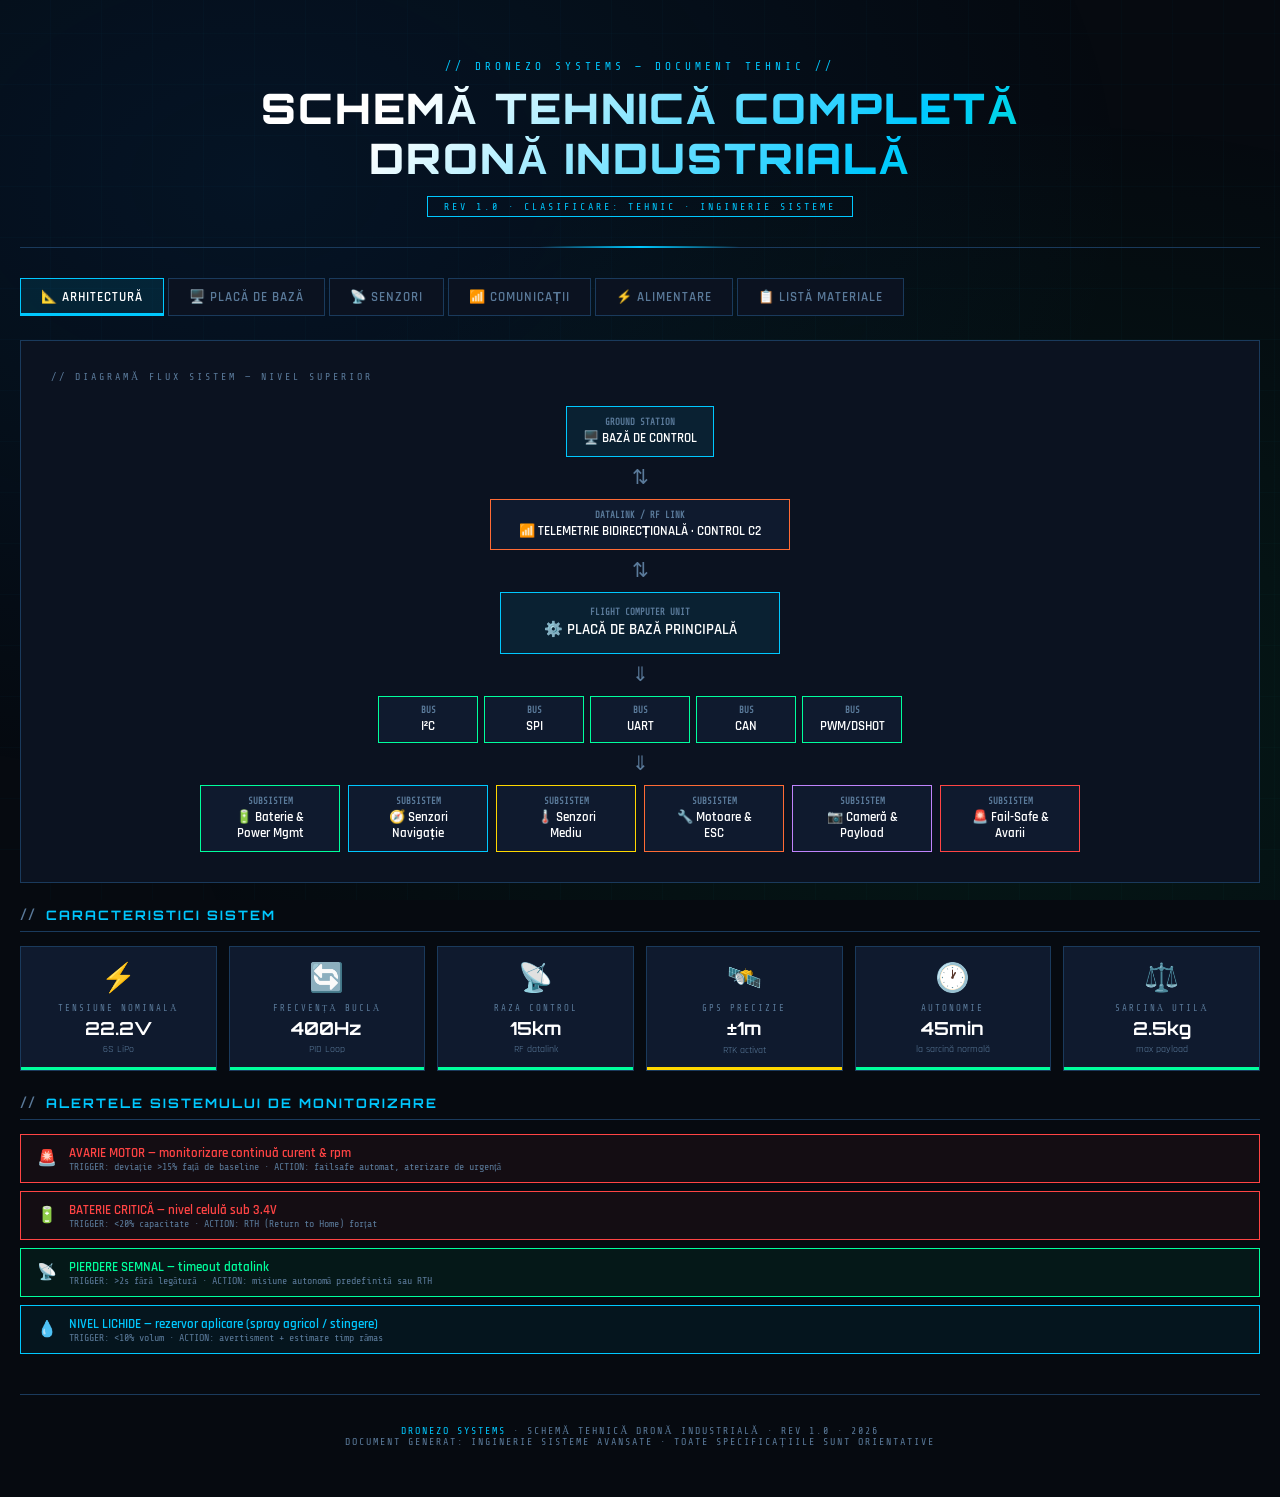
<file: drone-schematic.html>
<!DOCTYPE html>
<html lang="ro">
<head>
<meta charset="UTF-8">
<meta name="viewport" content="width=device-width, initial-scale=1.0">
<title>Schemă Tehnică Dronă Industrială</title>
<link href="https://fonts.googleapis.com/css2?family=Share+Tech+Mono&family=Rajdhani:wght@300;400;600;700&family=Orbitron:wght@400;700;900&display=swap" rel="stylesheet">
<style>
  :root {
    --bg: #060a10;
    --panel: #0b1220;
    --panel2: #0f1a2e;
    --border: #1a3a5c;
    --accent: #00c8ff;
    --accent2: #00ff9d;
    --accent3: #ff6b35;
    --accent4: #ffd700;
    --warn: #ff4444;
    --text: #c8dff0;
    --text-dim: #5a7a9a;
    --glow: 0 0 20px rgba(0,200,255,0.3);
    --glow2: 0 0 20px rgba(0,255,157,0.3);
  }

  * { margin: 0; padding: 0; box-sizing: border-box; }

  body {
    font-family: 'Rajdhani', sans-serif;
    background: var(--bg);
    color: var(--text);
    min-height: 100vh;
    overflow-x: hidden;
  }

  body::before {
    content: '';
    position: fixed;
    inset: 0;
    background: 
      radial-gradient(ellipse at 20% 20%, rgba(0,80,160,0.15) 0%, transparent 60%),
      radial-gradient(ellipse at 80% 80%, rgba(0,200,100,0.08) 0%, transparent 60%),
      repeating-linear-gradient(0deg, transparent, transparent 50px, rgba(0,200,255,0.02) 50px, rgba(0,200,255,0.02) 51px),
      repeating-linear-gradient(90deg, transparent, transparent 50px, rgba(0,200,255,0.02) 50px, rgba(0,200,255,0.02) 51px);
    pointer-events: none;
    z-index: 0;
  }

  .wrapper { position: relative; z-index: 1; max-width: 1400px; margin: 0 auto; padding: 20px; }

  /* HEADER */
  header {
    text-align: center;
    padding: 40px 20px 30px;
    border-bottom: 1px solid var(--border);
    margin-bottom: 30px;
    position: relative;
  }
  header::before {
    content: '';
    position: absolute;
    bottom: -1px; left: 50%; transform: translateX(-50%);
    width: 200px; height: 2px;
    background: linear-gradient(90deg, transparent, var(--accent), transparent);
  }
  .title-sub { font-family: 'Share Tech Mono'; color: var(--accent); font-size: 11px; letter-spacing: 4px; margin-bottom: 10px; }
  h1 { font-family: 'Orbitron', sans-serif; font-size: clamp(22px, 4vw, 42px); font-weight: 900; 
       background: linear-gradient(135deg, #fff 30%, var(--accent) 70%, var(--accent2));
       -webkit-background-clip: text; -webkit-text-fill-color: transparent; background-clip: text;
       letter-spacing: 2px; line-height: 1.2; }
  .title-badge { display: inline-block; margin-top: 12px; padding: 4px 16px; border: 1px solid var(--accent); 
                 color: var(--accent); font-family: 'Share Tech Mono'; font-size: 10px; letter-spacing: 3px; }

  /* TABS */
  .tabs { display: flex; gap: 4px; margin-bottom: 24px; flex-wrap: wrap; }
  .tab {
    padding: 10px 20px; border: 1px solid var(--border); background: var(--panel);
    color: var(--text-dim); cursor: pointer; font-family: 'Rajdhani', sans-serif;
    font-size: 13px; font-weight: 600; letter-spacing: 1px; text-transform: uppercase;
    transition: all 0.2s; position: relative; overflow: hidden;
  }
  .tab::before { content: ''; position: absolute; inset: 0; background: var(--accent); opacity: 0; transition: opacity 0.2s; }
  .tab:hover { border-color: var(--accent); color: var(--accent); }
  .tab.active { border-color: var(--accent); color: #fff; background: rgba(0,200,255,0.1); }
  .tab.active::after { content: ''; position: absolute; bottom: 0; left: 0; right: 0; height: 2px; background: var(--accent); }

  /* SECTIONS */
  .section { display: none; }
  .section.active { display: block; animation: fadeIn 0.3s ease; }
  @keyframes fadeIn { from { opacity: 0; transform: translateY(8px); } to { opacity: 1; transform: translateY(0); } }

  /* CARDS GRID */
  .grid { display: grid; gap: 16px; }
  .grid-2 { grid-template-columns: repeat(auto-fit, minmax(340px, 1fr)); }
  .grid-3 { grid-template-columns: repeat(auto-fit, minmax(280px, 1fr)); }

  .card {
    background: var(--panel);
    border: 1px solid var(--border);
    padding: 20px;
    position: relative;
    overflow: hidden;
    transition: border-color 0.3s, transform 0.2s;
  }
  .card:hover { border-color: var(--accent); transform: translateY(-2px); }
  .card::before {
    content: '';
    position: absolute; top: 0; left: 0; right: 0; height: 2px;
    background: linear-gradient(90deg, transparent, var(--accent), transparent);
    opacity: 0; transition: opacity 0.3s;
  }
  .card:hover::before { opacity: 1; }
  .card.green { border-left: 3px solid var(--accent2); }
  .card.orange { border-left: 3px solid var(--accent3); }
  .card.yellow { border-left: 3px solid var(--accent4); }
  .card.red { border-left: 3px solid var(--warn); }
  .card.blue { border-left: 3px solid var(--accent); }

  .card-header { display: flex; align-items: center; gap: 12px; margin-bottom: 14px; }
  .card-icon { font-size: 24px; }
  .card-title { font-family: 'Orbitron', sans-serif; font-size: 13px; font-weight: 700; color: #fff; letter-spacing: 1px; }
  .card-tag { margin-left: auto; font-family: 'Share Tech Mono'; font-size: 9px; padding: 2px 8px; border: 1px solid currentColor; }
  .tag-core { color: var(--accent); }
  .tag-sensor { color: var(--accent2); }
  .tag-comm { color: var(--accent3); }
  .tag-power { color: var(--accent4); }

  /* COMPONENT ITEMS */
  .comp-list { list-style: none; display: flex; flex-direction: column; gap: 8px; }
  .comp-item {
    display: flex; align-items: flex-start; gap: 10px;
    padding: 8px 10px; background: rgba(255,255,255,0.02);
    border: 1px solid rgba(255,255,255,0.05); font-size: 13px;
    transition: background 0.2s;
  }
  .comp-item:hover { background: rgba(0,200,255,0.05); }
  .comp-bullet { width: 6px; height: 6px; border-radius: 50%; flex-shrink: 0; margin-top: 5px; }
  .bull-blue { background: var(--accent); box-shadow: 0 0 6px var(--accent); }
  .bull-green { background: var(--accent2); box-shadow: 0 0 6px var(--accent2); }
  .bull-orange { background: var(--accent3); box-shadow: 0 0 6px var(--accent3); }
  .bull-yellow { background: var(--accent4); box-shadow: 0 0 6px var(--accent4); }
  .bull-red { background: var(--warn); box-shadow: 0 0 6px var(--warn); }
  .comp-name { color: var(--text); font-weight: 600; }
  .comp-desc { color: var(--text-dim); font-size: 11px; margin-top: 2px; font-family: 'Share Tech Mono'; }

  /* SCHEMATIC DIAGRAM */
  .schematic-container {
    background: var(--panel);
    border: 1px solid var(--border);
    padding: 30px;
    margin-bottom: 20px;
    position: relative;
  }
  .schematic-title {
    font-family: 'Share Tech Mono';
    font-size: 10px;
    color: var(--text-dim);
    letter-spacing: 3px;
    margin-bottom: 24px;
    text-transform: uppercase;
  }

  /* FLOW DIAGRAM */
  .flow { display: flex; flex-direction: column; gap: 0; }
  .flow-row { display: flex; align-items: center; justify-content: center; gap: 0; flex-wrap: wrap; }
  .flow-node {
    background: var(--panel2);
    border: 1px solid var(--border);
    padding: 10px 16px;
    font-family: 'Rajdhani', sans-serif;
    font-size: 12px;
    font-weight: 600;
    text-align: center;
    min-width: 120px;
    position: relative;
    transition: all 0.3s;
    cursor: default;
  }
  .flow-node:hover { border-color: var(--accent); box-shadow: var(--glow); z-index: 2; }
  .node-label { font-family: 'Share Tech Mono'; font-size: 9px; color: var(--text-dim); display: block; margin-bottom: 3px; }
  .node-main { color: #fff; font-size: 13px; }
  .flow-node.primary { border-color: var(--accent); background: rgba(0,200,255,0.08); }
  .flow-node.secondary { border-color: var(--accent2); }
  .flow-node.warning { border-color: var(--accent3); }
  .flow-arrow { color: var(--text-dim); font-size: 18px; padding: 0 6px; }
  .flow-down { display: flex; justify-content: center; padding: 8px 0; color: var(--text-dim); font-size: 20px; }
  .flow-group { display: flex; gap: 8px; flex-wrap: wrap; justify-content: center; }

  /* BOM TABLE */
  .bom-table { width: 100%; border-collapse: collapse; font-size: 13px; }
  .bom-table th {
    background: rgba(0,200,255,0.1);
    color: var(--accent);
    font-family: 'Share Tech Mono';
    font-size: 10px;
    letter-spacing: 2px;
    padding: 10px 14px;
    text-align: left;
    border-bottom: 1px solid var(--border);
    text-transform: uppercase;
  }
  .bom-table td { padding: 9px 14px; border-bottom: 1px solid rgba(255,255,255,0.04); }
  .bom-table tr:hover td { background: rgba(0,200,255,0.03); }
  .bom-table tr:last-child td { border-bottom: none; }
  .qty-badge { display: inline-block; padding: 1px 8px; border: 1px solid var(--border); font-family: 'Share Tech Mono'; font-size: 10px; color: var(--accent); }
  .cat-badge { display: inline-block; padding: 1px 8px; font-family: 'Share Tech Mono'; font-size: 9px; border-radius: 0; }
  .cat-core { background: rgba(0,200,255,0.15); color: var(--accent); }
  .cat-sensor { background: rgba(0,255,157,0.12); color: var(--accent2); }
  .cat-comm { background: rgba(255,107,53,0.15); color: var(--accent3); }
  .cat-power { background: rgba(255,215,0,0.12); color: var(--accent4); }
  .cat-mec { background: rgba(255,68,68,0.12); color: var(--warn); }
  .cat-soft { background: rgba(160,100,255,0.15); color: #c084fc; }

  .price-col { color: var(--accent2); font-family: 'Share Tech Mono'; font-size: 11px; }
  .total-row td { background: rgba(0,200,255,0.08) !important; border-top: 1px solid var(--accent) !important; font-weight: 700; }

  /* SIGNAL FLOW */
  .signal-block {
    display: grid;
    grid-template-columns: 1fr auto 1fr;
    align-items: center;
    gap: 0;
    margin-bottom: 6px;
  }
  .sig-source, .sig-dest {
    padding: 8px 12px;
    border: 1px solid var(--border);
    background: var(--panel2);
    font-size: 12px;
    font-weight: 600;
  }
  .sig-source { text-align: right; border-color: var(--accent2); }
  .sig-dest { border-color: var(--accent3); }
  .sig-arrow {
    padding: 0 10px;
    text-align: center;
    font-family: 'Share Tech Mono';
    font-size: 10px;
    color: var(--text-dim);
    white-space: nowrap;
  }

  /* STATUS PANEL */
  .status-grid { display: grid; grid-template-columns: repeat(auto-fit, minmax(160px, 1fr)); gap: 12px; }
  .status-item {
    background: var(--panel2);
    border: 1px solid var(--border);
    padding: 14px;
    text-align: center;
    position: relative;
    overflow: hidden;
  }
  .status-item::after {
    content: '';
    position: absolute;
    bottom: 0; left: 0; right: 0;
    height: 3px;
  }
  .status-item.ok::after { background: var(--accent2); }
  .status-item.warn::after { background: var(--accent4); }
  .status-item.crit::after { background: var(--warn); }
  .status-icon { font-size: 28px; margin-bottom: 6px; }
  .status-label { font-family: 'Share Tech Mono'; font-size: 9px; color: var(--text-dim); letter-spacing: 2px; }
  .status-val { font-family: 'Orbitron', sans-serif; font-size: 18px; font-weight: 700; color: #fff; margin: 4px 0; }
  .status-unit { font-size: 10px; color: var(--text-dim); }

  /* SECTION HEADING */
  .section-heading {
    font-family: 'Orbitron', sans-serif;
    font-size: 13px;
    font-weight: 700;
    color: var(--accent);
    letter-spacing: 2px;
    text-transform: uppercase;
    margin: 24px 0 14px;
    padding-bottom: 8px;
    border-bottom: 1px solid var(--border);
    display: flex;
    align-items: center;
    gap: 10px;
  }
  .section-heading::before { content: '//'; color: var(--text-dim); font-family: 'Share Tech Mono'; font-size: 12px; }

  /* ALERT BAND */
  .alert-band {
    display: flex; align-items: center; gap: 12px;
    padding: 10px 16px;
    border: 1px solid;
    margin-bottom: 8px;
    font-size: 13px;
  }
  .alert-band.info { border-color: var(--accent); background: rgba(0,200,255,0.06); color: var(--accent); }
  .alert-band.ok { border-color: var(--accent2); background: rgba(0,255,157,0.06); color: var(--accent2); }
  .alert-band.danger { border-color: var(--warn); background: rgba(255,68,68,0.06); color: var(--warn); }
  .alert-icon { font-size: 16px; flex-shrink: 0; }
  .alert-text { font-family: 'Rajdhani', sans-serif; font-weight: 600; }
  .alert-sub { font-family: 'Share Tech Mono'; font-size: 10px; color: var(--text-dim); }

  /* FOOTER */
  footer {
    text-align: center;
    padding: 30px;
    margin-top: 40px;
    border-top: 1px solid var(--border);
    font-family: 'Share Tech Mono';
    font-size: 10px;
    color: var(--text-dim);
    letter-spacing: 2px;
  }
  footer span { color: var(--accent); }

  /* SCROLLBAR */
  ::-webkit-scrollbar { width: 6px; }
  ::-webkit-scrollbar-track { background: var(--bg); }
  ::-webkit-scrollbar-thumb { background: var(--border); }
  ::-webkit-scrollbar-thumb:hover { background: var(--accent); }

  .highlight { color: var(--accent); }
  .highlight2 { color: var(--accent2); }

  .note-box {
    background: rgba(0,200,255,0.04);
    border: 1px solid var(--border);
    border-left: 3px solid var(--accent);
    padding: 12px 16px;
    margin-top: 14px;
    font-size: 12px;
    color: var(--text-dim);
    font-family: 'Share Tech Mono';
    line-height: 1.7;
  }

  @media (max-width: 600px) {
    .tabs { flex-direction: column; }
    .bom-table { font-size: 11px; }
    .bom-table td, .bom-table th { padding: 6px 8px; }
  }
</style>
</head>
<body>
<div class="wrapper">

  <header>
    <div class="title-sub">// DRONEZO SYSTEMS — DOCUMENT TEHNIC //</div>
    <h1>SCHEMĂ TEHNICĂ COMPLETĂ<br>DRONĂ INDUSTRIALĂ</h1>
    <div class="title-badge">REV 1.0 · CLASIFICARE: TEHNIC · INGINERIE SISTEME</div>
  </header>

  <!-- TABS -->
  <div class="tabs">
    <div class="tab active" onclick="showTab('overview')">📐 Arhitectură</div>
    <div class="tab" onclick="showTab('core')">🖥️ Placă de Bază</div>
    <div class="tab" onclick="showTab('sensors')">📡 Senzori</div>
    <div class="tab" onclick="showTab('comm')">📶 Comunicații</div>
    <div class="tab" onclick="showTab('power')">⚡ Alimentare</div>
    <div class="tab" onclick="showTab('bom')">📋 Listă Materiale</div>
  </div>

  <!-- ══════════════════════════════════════════
       TAB 1 — ARHITECTURĂ GENERALĂ
  ══════════════════════════════════════════ -->
  <div id="tab-overview" class="section active">

    <div class="schematic-container">
      <div class="schematic-title">// DIAGRAMĂ FLUX SISTEM — NIVEL SUPERIOR</div>

      <!-- Nivel 1: Baza -->
      <div class="flow">
        <div class="flow-row">
          <div class="flow-node primary">
            <span class="node-label">GROUND STATION</span>
            <span class="node-main">🖥️ BAZĂ DE CONTROL</span>
          </div>
        </div>
        <div class="flow-down">⇅</div>

        <!-- Nivel 2: Link -->
        <div class="flow-row">
          <div class="flow-node" style="border-color:var(--accent3); min-width:300px;">
            <span class="node-label">DATALINK / RF LINK</span>
            <span class="node-main">📶 TELEMETRIE BIDIRECȚIONALĂ · CONTROL C2</span>
          </div>
        </div>
        <div class="flow-down">⇅</div>

        <!-- Nivel 3: FCU -->
        <div class="flow-row">
          <div class="flow-node primary" style="min-width:280px; padding:14px 20px;">
            <span class="node-label">FLIGHT COMPUTER UNIT</span>
            <span class="node-main" style="font-size:15px;">⚙️ PLACĂ DE BAZĂ PRINCIPALĂ</span>
          </div>
        </div>
        <div class="flow-down">⇓</div>

        <!-- Nivel 4: Magistrale -->
        <div class="flow-row" style="gap:6px;">
          <div class="flow-node secondary" style="min-width:100px; font-size:11px; padding:8px 10px;">
            <span class="node-label">BUS</span>
            <span class="node-main">I²C</span>
          </div>
          <div class="flow-node secondary" style="min-width:100px; font-size:11px; padding:8px 10px;">
            <span class="node-label">BUS</span>
            <span class="node-main">SPI</span>
          </div>
          <div class="flow-node secondary" style="min-width:100px; font-size:11px; padding:8px 10px;">
            <span class="node-label">BUS</span>
            <span class="node-main">UART</span>
          </div>
          <div class="flow-node secondary" style="min-width:100px; font-size:11px; padding:8px 10px;">
            <span class="node-label">BUS</span>
            <span class="node-main">CAN</span>
          </div>
          <div class="flow-node secondary" style="min-width:100px; font-size:11px; padding:8px 10px;">
            <span class="node-label">BUS</span>
            <span class="node-main">PWM/DSHOT</span>
          </div>
        </div>
        <div class="flow-down">⇓</div>

        <!-- Nivel 5: Subsisteme -->
        <div class="flow-group">
          <div class="flow-node" style="border-color:#00ff9d; min-width:140px; text-align:center;">
            <span class="node-label">SUBSISTEM</span>
            <span class="node-main">🔋 Baterie &amp;<br>Power Mgmt</span>
          </div>
          <div class="flow-node" style="border-color:#00c8ff; min-width:140px; text-align:center;">
            <span class="node-label">SUBSISTEM</span>
            <span class="node-main">🧭 Senzori<br>Navigație</span>
          </div>
          <div class="flow-node" style="border-color:#ffd700; min-width:140px; text-align:center;">
            <span class="node-label">SUBSISTEM</span>
            <span class="node-main">🌡️ Senzori<br>Mediu</span>
          </div>
          <div class="flow-node" style="border-color:#ff6b35; min-width:140px; text-align:center;">
            <span class="node-label">SUBSISTEM</span>
            <span class="node-main">🔧 Motoare &amp;<br>ESC</span>
          </div>
          <div class="flow-node" style="border-color:#c084fc; min-width:140px; text-align:center;">
            <span class="node-label">SUBSISTEM</span>
            <span class="node-main">📷 Cameră &amp;<br>Payload</span>
          </div>
          <div class="flow-node" style="border-color:#ff4444; min-width:140px; text-align:center;">
            <span class="node-label">SUBSISTEM</span>
            <span class="node-main">🚨 Fail-Safe &amp;<br>Avarii</span>
          </div>
        </div>
      </div>
    </div>

    <div class="section-heading">Caracteristici Sistem</div>
    <div class="status-grid">
      <div class="status-item ok">
        <div class="status-icon">⚡</div>
        <div class="status-label">TENSIUNE NOMINALĂ</div>
        <div class="status-val">22.2V</div>
        <div class="status-unit">6S LiPo</div>
      </div>
      <div class="status-item ok">
        <div class="status-icon">🔄</div>
        <div class="status-label">FRECVENȚĂ BUCLĂ</div>
        <div class="status-val">400Hz</div>
        <div class="status-unit">PID Loop</div>
      </div>
      <div class="status-item ok">
        <div class="status-icon">📡</div>
        <div class="status-label">RAZA CONTROL</div>
        <div class="status-val">15km</div>
        <div class="status-unit">RF datalink</div>
      </div>
      <div class="status-item warn">
        <div class="status-icon">🛰️</div>
        <div class="status-label">GPS PRECIZIE</div>
        <div class="status-val">±1m</div>
        <div class="status-unit">RTK activat</div>
      </div>
      <div class="status-item ok">
        <div class="status-icon">🕐</div>
        <div class="status-label">AUTONOMIE</div>
        <div class="status-val">45min</div>
        <div class="status-unit">la sarcină normală</div>
      </div>
      <div class="status-item ok">
        <div class="status-icon">⚖️</div>
        <div class="status-label">SARCINĂ UTILĂ</div>
        <div class="status-val">2.5kg</div>
        <div class="status-unit">max payload</div>
      </div>
    </div>

    <div class="section-heading">Alertele Sistemului de Monitorizare</div>
    <div class="alert-band danger">
      <span class="alert-icon">🚨</span>
      <div>
        <div class="alert-text">AVARIE MOTOR — monitorizare continuă curent &amp; rpm</div>
        <div class="alert-sub">TRIGGER: deviație >15% față de baseline · ACTION: failsafe automat, aterizare de urgență</div>
      </div>
    </div>
    <div class="alert-band danger">
      <span class="alert-icon">🔋</span>
      <div>
        <div class="alert-text">BATERIE CRITICĂ — nivel celulă sub 3.4V</div>
        <div class="alert-sub">TRIGGER: &lt;20% capacitate · ACTION: RTH (Return to Home) forțat</div>
      </div>
    </div>
    <div class="alert-band ok">
      <span class="alert-icon">📡</span>
      <div>
        <div class="alert-text">PIERDERE SEMNAL — timeout datalink</div>
        <div class="alert-sub">TRIGGER: &gt;2s fără legătură · ACTION: misiune autonomă predefinită sau RTH</div>
      </div>
    </div>
    <div class="alert-band info">
      <span class="alert-icon">💧</span>
      <div>
        <div class="alert-text">NIVEL LICHIDE — rezervor aplicare (spray agricol / stingere)</div>
        <div class="alert-sub">TRIGGER: &lt;10% volum · ACTION: avertisment + estimare timp rămas</div>
      </div>
    </div>
  </div>

  <!-- ══════════════════════════════════════════
       TAB 2 — PLACĂ DE BAZĂ / FCU
  ══════════════════════════════════════════ -->
  <div id="tab-core" class="section">
    <div class="grid grid-2">

      <div class="card blue">
        <div class="card-header">
          <span class="card-icon">🖥️</span>
          <div>
            <div class="card-title">UNITATE CENTRALĂ DE ZBOR (FCU)</div>
          </div>
          <span class="card-tag tag-core">CORE</span>
        </div>
        <ul class="comp-list">
          <li class="comp-item">
            <span class="comp-bullet bull-blue"></span>
            <div>
              <div class="comp-name">Procesor principal — STM32H7 / Pixhawk 6X</div>
              <div class="comp-desc">ARM Cortex-M7 @ 480MHz · FPU · 2MB Flash · 1MB RAM</div>
            </div>
          </li>
          <li class="comp-item">
            <span class="comp-bullet bull-blue"></span>
            <div>
              <div class="comp-name">Coprocesor — STM32F4 (I/O dedicat)</div>
              <div class="comp-desc">Gestionare PWM/DSHOT · failsafe hardware independent</div>
            </div>
          </li>
          <li class="comp-item">
            <span class="comp-bullet bull-blue"></span>
            <div>
              <div class="comp-name">Stocare — microSD + NAND Flash intern</div>
              <div class="comp-desc">Jurnal de zbor · telemetrie offline · black-box date</div>
            </div>
          </li>
          <li class="comp-item">
            <span class="comp-bullet bull-blue"></span>
            <div>
              <div class="comp-name">IMU x2 (redundanță) — ICM-42688-P</div>
              <div class="comp-desc">Accelerometru + giroscop 6DOF · 32kHz sampling</div>
            </div>
          </li>
          <li class="comp-item">
            <span class="comp-bullet bull-blue"></span>
            <div>
              <div class="comp-name">Busuri I/O</div>
              <div class="comp-desc">I²C × 2 · SPI × 3 · UART × 8 · CAN-FD × 2 · USB-C · PPM/SBUS</div>
            </div>
          </li>
        </ul>
      </div>

      <div class="card blue">
        <div class="card-header">
          <span class="card-icon">📝</span>
          <div>
            <div class="card-title">STACK SOFTWARE CONTROL</div>
          </div>
          <span class="card-tag tag-core">FIRMWARE</span>
        </div>
        <ul class="comp-list">
          <li class="comp-item">
            <span class="comp-bullet bull-green"></span>
            <div>
              <div class="comp-name">PX4 Autopilot (open-source, industrial grade)</div>
              <div class="comp-desc">RTOS · bucle PID multistrat · planificator misiuni</div>
            </div>
          </li>
          <li class="comp-item">
            <span class="comp-bullet bull-green"></span>
            <div>
              <div class="comp-name">Estimator stare — EKF2 (Kalman extins)</div>
              <div class="comp-desc">Fuzionare GPS + IMU + baro + mag · stare 3D precisă</div>
            </div>
          </li>
          <li class="comp-item">
            <span class="comp-bullet bull-green"></span>
            <div>
              <div class="comp-name">Modulul de telemetrie — MAVLink 2.0</div>
              <div class="comp-desc">Protocol standard · mesaje heartbeat, senzori, stare</div>
            </div>
          </li>
          <li class="comp-item">
            <span class="comp-bullet bull-green"></span>
            <div>
              <div class="comp-name">Geofencing + planificare traiectorie</div>
              <div class="comp-desc">Zone interzise · waypoint missions · orbit · grid scan</div>
            </div>
          </li>
          <li class="comp-item">
            <span class="comp-bullet bull-orange"></span>
            <div>
              <div class="comp-name">Companion Computer (Raspberry Pi 5 / Jetson)</div>
              <div class="comp-desc">Computer vision · procesare payload · AI la bord</div>
            </div>
          </li>
          <li class="comp-item">
            <span class="comp-bullet bull-red"></span>
            <div>
              <div class="comp-name">Watchdog hardware + Failsafe Manager</div>
              <div class="comp-desc">Reboot automat · detectare stare anormală · RTH forțat</div>
            </div>
          </li>
        </ul>
      </div>

      <div class="card orange">
        <div class="card-header">
          <span class="card-icon">🔧</span>
          <div>
            <div class="card-title">MOTOARE + ESC</div>
          </div>
          <span class="card-tag tag-comm">ACȚIONARE</span>
        </div>
        <ul class="comp-list">
          <li class="comp-item">
            <span class="comp-bullet bull-orange"></span>
            <div>
              <div class="comp-name">Motoare brushless 4114 / 4006 KV380</div>
              <div class="comp-desc">4–8 motoare · eficiență >90% · senzori de curent pe fiecare</div>
            </div>
          </li>
          <li class="comp-item">
            <span class="comp-bullet bull-orange"></span>
            <div>
              <div class="comp-name">ESC inteligent cu telemetrie — BLHeli32 / AM32</div>
              <div class="comp-desc">Protocol DSHOT600 · raportare rpm, curent, temp, avarii</div>
            </div>
          </li>
          <li class="comp-item">
            <span class="comp-bullet bull-red"></span>
            <div>
              <div class="comp-name">Detectare avarie motor</div>
              <div class="comp-desc">Monitorizare curent + rpm + vibrații · alert dacă deviere >15%</div>
            </div>
          </li>
          <li class="comp-item">
            <span class="comp-bullet bull-orange"></span>
            <div>
              <div class="comp-name">Senzor curent pe magistrala principală (Hall Effect)</div>
              <div class="comp-desc">Shunt 200A · precizie ±0.5% · integrare mAh consumat</div>
            </div>
          </li>
        </ul>
      </div>

      <div class="card yellow">
        <div class="card-header">
          <span class="card-icon">⚙️</span>
          <div>
            <div class="card-title">MANAGEMENT DISTRIBUȚIE PUTERE</div>
          </div>
          <span class="card-tag tag-power">POWER</span>
        </div>
        <ul class="comp-list">
          <li class="comp-item">
            <span class="comp-bullet bull-yellow"></span>
            <div>
              <div class="comp-name">PDB (Power Distribution Board) cu eFuse</div>
              <div class="comp-desc">Protecție scurtcircuit per motor · siguranțe resetabile</div>
            </div>
          </li>
          <li class="comp-item">
            <span class="comp-bullet bull-yellow"></span>
            <div>
              <div class="comp-name">BEC × 3 (regulatoare liniare)</div>
              <div class="comp-desc">5V/3A pentru avionică · 12V pentru gimbal/cameră · 3.3V digital</div>
            </div>
          </li>
          <li class="comp-item">
            <span class="comp-bullet bull-yellow"></span>
            <div>
              <div class="comp-name">Senzor tensiune per celulă LiPo — BMS integrat</div>
              <div class="comp-desc">Balansare activă · detectare celulă defectă · alertă critică</div>
            </div>
          </li>
          <li class="comp-item">
            <span class="comp-bullet bull-yellow"></span>
            <div>
              <div class="comp-name">Hot-swap redundanță baterie</div>
              <div class="comp-desc">Două pachete paralel · comutare automată la defect</div>
            </div>
          </li>
        </ul>
      </div>

    </div>

    <div class="note-box">
      💡 NOTĂ ARHITECTURĂ: Sistemul este proiectat cu redundanță dublă pe IMU, GPS și alimentare. Orice componentă critică are un backup care preia automat dacă principalul eșuează. FCU-ul gestionează toate subsistemele prin magistrale CAN-FD (robust la zgomot electromagnetic).
    </div>
  </div>

  <!-- ══════════════════════════════════════════
       TAB 3 — SENZORI
  ══════════════════════════════════════════ -->
  <div id="tab-sensors" class="section">

    <div class="section-heading">Senzori de Navigație și Poziție</div>
    <div class="grid grid-2">

      <div class="card green">
        <div class="card-header">
          <span class="card-icon">🛰️</span>
          <div><div class="card-title">GPS / GNSS + RTK</div></div>
          <span class="card-tag tag-sensor">NAV</span>
        </div>
        <ul class="comp-list">
          <li class="comp-item"><span class="comp-bullet bull-green"></span>
            <div><div class="comp-name">u-blox F9P — GPS/GLONASS/Galileo/BeiDou</div>
            <div class="comp-desc">RTK precizie ±1cm · 10Hz refresh · heading dual-antenna</div></div>
          </li>
          <li class="comp-item"><span class="comp-bullet bull-green"></span>
            <div><div class="comp-name">GPS secundar (redundanță) — u-blox M9N</div>
            <div class="comp-desc">Backup automat · multi-band L1/L2</div></div>
          </li>
          <li class="comp-item"><span class="comp-bullet bull-green"></span>
            <div><div class="comp-name">Barometru — MS5611 × 2</div>
            <div class="comp-desc">Altitudine ±0.1m · 24-bit ADC · compensare temperatură</div></div>
          </li>
          <li class="comp-item"><span class="comp-bullet bull-green"></span>
            <div><div class="comp-name">Magnetometru — RM3100 + IST8310</div>
            <div class="comp-desc">Heading 3D · calibrare automată · rejecție perturbații</div></div>
          </li>
        </ul>
      </div>

      <div class="card green">
        <div class="card-header">
          <span class="card-icon">👁️</span>
          <div><div class="card-title">SENZORI EVITARE OBSTACOLE</div></div>
          <span class="card-tag tag-sensor">LIDAR/SONAR</span>
        </div>
        <ul class="comp-list">
          <li class="comp-item"><span class="comp-bullet bull-green"></span>
            <div><div class="comp-name">Lidar ToF — Benewake TF-Luna × 4</div>
            <div class="comp-desc">Față / spate / stânga / dreapta · 8m range · 100Hz</div></div>
          </li>
          <li class="comp-item"><span class="comp-bullet bull-green"></span>
            <div><div class="comp-name">Senzor optical flow — PMW3901</div>
            <div class="comp-desc">Poziție fără GPS la zbor jos · indoor navigation</div></div>
          </li>
          <li class="comp-item"><span class="comp-bullet bull-green"></span>
            <div><div class="comp-name">Sonar altitudine sol — MaxSonar EZ4</div>
            <div class="comp-desc">0-5m · aterizare precisă · detectare teren neuniform</div></div>
          </li>
          <li class="comp-item"><span class="comp-bullet bull-yellow"></span>
            <div><div class="comp-name">Cameră depth (opțional) — Intel RealSense D435</div>
            <div class="comp-desc">Nuvol de puncte 3D · cartografiere obstacole</div></div>
          </li>
        </ul>
      </div>
    </div>

    <div class="section-heading">Senzori Stare și Diagnosticare</div>
    <div class="grid grid-3">

      <div class="card yellow">
        <div class="card-header">
          <span class="card-icon">🔋</span>
          <div><div class="card-title">BATERIE & ENERGIE</div></div>
          <span class="card-tag tag-power">POWER</span>
        </div>
        <ul class="comp-list">
          <li class="comp-item"><span class="comp-bullet bull-yellow"></span>
            <div><div class="comp-name">Voltmetru per celulă — INA226</div>
            <div class="comp-desc">6S × celulă · 16-bit · I²C · alert sub 3.4V/celulă</div></div>
          </li>
          <li class="comp-item"><span class="comp-bullet bull-yellow"></span>
            <div><div class="comp-name">Ampermetru magistrală — INA3221</div>
            <div class="comp-desc">3 canale simultanee · curent total + per subsistem</div></div>
          </li>
          <li class="comp-item"><span class="comp-bullet bull-yellow"></span>
            <div><div class="comp-name">Termometru baterie — NTC 10kΩ × 3</div>
            <div class="comp-desc">Temperaturi 3 puncte · alert >60°C · reducere putere auto</div></div>
          </li>
          <li class="comp-item"><span class="comp-bullet bull-yellow"></span>
            <div><div class="comp-name">Indicator mAh consumat (coulomb counter)</div>
            <div class="comp-desc">Integrare precisă consum · estimare timp rămas</div></div>
          </li>
        </ul>
      </div>

      <div class="card red">
        <div class="card-header">
          <span class="card-icon">🌡️</span>
          <div><div class="card-title">SENZORI MEDIU AMBIANT</div></div>
          <span class="card-tag tag-sensor">ENV</span>
        </div>
        <ul class="comp-list">
          <li class="comp-item"><span class="comp-bullet bull-red"></span>
            <div><div class="comp-name">Temperatură + umiditate — SHT40</div>
            <div class="comp-desc">±0.1°C · ±1.5%RH · I²C · exterior și interior carcasă</div></div>
          </li>
          <li class="comp-item"><span class="comp-bullet bull-red"></span>
            <div><div class="comp-name">Senzor vânt (anemometru sonic)</div>
            <div class="comp-desc">Viteza + direcția vântului · compensare drift</div></div>
          </li>
          <li class="comp-item"><span class="comp-bullet bull-red"></span>
            <div><div class="comp-name">Senzor gaze (CO, CO₂, CH₄) — opțional</div>
            <div class="comp-desc">Inspecție instalații gaz · misiuni HAZMAT</div></div>
          </li>
          <li class="comp-item"><span class="comp-bullet bull-red"></span>
            <div><div class="comp-name">Senzor precipitații / umiditate (rezistiv)</div>
            <div class="comp-desc">Detectare ploaie · protecție automată carcasă</div></div>
          </li>
        </ul>
      </div>

      <div class="card orange">
        <div class="card-header">
          <span class="card-icon">🔧</span>
          <div><div class="card-title">DIAGNOSTICARE MECANICĂ</div></div>
          <span class="card-tag tag-comm">MECH</span>
        </div>
        <ul class="comp-list">
          <li class="comp-item"><span class="comp-bullet bull-orange"></span>
            <div><div class="comp-name">Senzor vibrații — ADXL345 (per braț)</div>
            <div class="comp-desc">Detectare dezechilibru elice · uzură rulmenți motor</div></div>
          </li>
          <li class="comp-item"><span class="comp-bullet bull-orange"></span>
            <div><div class="comp-name">Curent ESC per motor — monitorizare continuă</div>
            <div class="comp-desc">Spike curent = blocare motor sau elice ruptă</div></div>
          </li>
          <li class="comp-item"><span class="comp-bullet bull-orange"></span>
            <div><div class="comp-name">Senzor RPM optic / Hall per motor</div>
            <div class="comp-desc">Turaţie reală vs. comandată · detecție slip</div></div>
          </li>
          <li class="comp-item"><span class="comp-bullet bull-orange"></span>
            <div><div class="comp-name">Senzor nivel lichid rezervor (capacitiv)</div>
            <div class="comp-desc">Agrar/pompieri · 0-100% · alert golire imminentă</div></div>
          </li>
        </ul>
      </div>
    </div>

    <div class="note-box">
      ⚠️ MONITORIZARE AVARII: Sistemul loghează continuu datele tuturor senzorilor la 10Hz. Algoritmul de anomalie detectează devieri față de valorile de referință (baseline flight). Orice abatere semnificativă declanșează o alertă în timp real transmisă la stația de bază prin MAVLink.
    </div>
  </div>

  <!-- ══════════════════════════════════════════
       TAB 4 — COMUNICAȚII
  ══════════════════════════════════════════ -->
  <div id="tab-comm" class="section">

    <div class="section-heading">Arhitectura de Comunicații</div>

    <div class="schematic-container">
      <div class="schematic-title">// FLUX DATE — DRONĂ ↔ STAȚIE BAZĂ</div>

      <div class="signal-block">
        <div class="sig-source">📡 Antenă 5.8GHz (video FPV)</div>
        <div class="sig-arrow">───── VIDEO HD ─────→</div>
        <div class="sig-dest">📺 Monitor / OSD stație</div>
      </div>
      <div class="signal-block">
        <div class="sig-source">📡 Antenă 2.4GHz / 915MHz</div>
        <div class="sig-arrow">←─── CONTROL RC ──────</div>
        <div class="sig-dest">🕹️ Telecomandă pilot</div>
      </div>
      <div class="signal-block">
        <div class="sig-source">📡 Antenă telemetrie 915MHz</div>
        <div class="sig-arrow">⇆─── MAVLink TELEM ───</div>
        <div class="sig-dest">🖥️ GCS (QGroundControl)</div>
      </div>
      <div class="signal-block">
        <div class="sig-source">📡 LTE/5G (modem SIM)</div>
        <div class="sig-arrow">⇆─── DATE CLOUD ──────</div>
        <div class="sig-dest">☁️ DroneZone Backend</div>
      </div>
      <div class="signal-block">
        <div class="sig-source">📡 ADS-B OUT (transponder)</div>
        <div class="sig-arrow">──── ADSB BROADCAST ──→</div>
        <div class="sig-dest">✈️ Trafic aerian / ATM</div>
      </div>
    </div>

    <div class="grid grid-2">

      <div class="card orange">
        <div class="card-header">
          <span class="card-icon">📶</span>
          <div><div class="card-title">LINK CONTROL ȘI TELEMETRIE</div></div>
          <span class="card-tag tag-comm">RF</span>
        </div>
        <ul class="comp-list">
          <li class="comp-item"><span class="comp-bullet bull-orange"></span>
            <div><div class="comp-name">Sistem radio C2 — ExpressLRS / Crossfire</div>
            <div class="comp-desc">915MHz/2.4GHz · latență &lt;5ms · range 30+km · criptare AES</div></div>
          </li>
          <li class="comp-item"><span class="comp-bullet bull-orange"></span>
            <div><div class="comp-name">Telemetrie MAVLink — RFD900x / SiK Radio</div>
            <div class="comp-desc">915MHz · 500kbps · range 15km · FHSS frequency hopping</div></div>
          </li>
          <li class="comp-item"><span class="comp-bullet bull-orange"></span>
            <div><div class="comp-name">Video downlink — Herelink / DJI O3</div>
            <div class="comp-desc">1080p60 · 2.4/5.8GHz · latență &lt;30ms · criptare end-to-end</div></div>
          </li>
          <li class="comp-item"><span class="comp-bullet bull-orange"></span>
            <div><div class="comp-name">4G/5G modem — Quectel RM520N-GL</div>
            <div class="comp-desc">LTE failback · conectare cloud · streaming date senzori</div></div>
          </li>
        </ul>
      </div>

      <div class="card orange">
        <div class="card-header">
          <span class="card-icon">📡</span>
          <div><div class="card-title">TRANSPONDERE ȘI IDENTIFICARE</div></div>
          <span class="card-tag tag-comm">TRANSPONDER</span>
        </div>
        <ul class="comp-list">
          <li class="comp-item"><span class="comp-bullet bull-red"></span>
            <div><div class="comp-name">ADS-B OUT + IN — uAvionix pingUSB / Sagetech MXS</div>
            <div class="comp-desc">1090MHz · poziție GPS broadcast · detecție trafic vecin</div></div>
          </li>
          <li class="comp-item"><span class="comp-bullet bull-orange"></span>
            <div><div class="comp-name">Remote ID (EU/US conform) — uAvionix truFYX</div>
            <div class="comp-desc">Broadcast WiFi + BT · ID operaror · poziție · altitudine</div></div>
          </li>
          <li class="comp-item"><span class="comp-bullet bull-orange"></span>
            <div><div class="comp-name">Beacon anti-coliziune — Strobe LED + IR</div>
            <div class="comp-desc">Vizibilitate nocturnă · FAR 107 compliant</div></div>
          </li>
          <li class="comp-item"><span class="comp-bullet bull-yellow"></span>
            <div><div class="comp-name">Receptor SBUS / PPM (RC backup)</div>
            <div class="comp-desc">Canal dedic backup control manual în caz de defect datalink</div></div>
          </li>
        </ul>
      </div>

      <div class="card blue">
        <div class="card-header">
          <span class="card-icon">🔗</span>
          <div><div class="card-title">ANTENE</div></div>
          <span class="card-tag tag-core">RF</span>
        </div>
        <ul class="comp-list">
          <li class="comp-item"><span class="comp-bullet bull-blue"></span>
            <div><div class="comp-name">Antenă omnidirecțională 915MHz (telemetrie)</div>
            <div class="comp-desc">Fiberglass 5dBi · polarizare circulară · IP65</div></div>
          </li>
          <li class="comp-item"><span class="comp-bullet bull-blue"></span>
            <div><div class="comp-name">Antenă dipol 2.4GHz (RC + WiFi RemoteID)</div>
            <div class="comp-desc">Dual-band · integrat în braț · minimizare masă</div></div>
          </li>
          <li class="comp-item"><span class="comp-bullet bull-blue"></span>
            <div><div class="comp-name">Antenă 5.8GHz (video FPV)</div>
            <div class="comp-desc">Patch + clover-leaf combo · LHCP polarizare</div></div>
          </li>
          <li class="comp-item"><span class="comp-bullet bull-blue"></span>
            <div><div class="comp-name">Antenă GPS activa ceramică patch</div>
            <div class="comp-desc">L1/L2/L5 · plan de masă corect · &gt;40dBHz C/N₀</div></div>
          </li>
          <li class="comp-item"><span class="comp-bullet bull-blue"></span>
            <div><div class="comp-name">Antenă 1090MHz (ADS-B)</div>
            <div class="comp-desc">1/4 undă · SMA · montaj axial superior</div></div>
          </li>
        </ul>
      </div>

      <div class="card blue">
        <div class="card-header">
          <span class="card-icon">☁️</span>
          <div><div class="card-title">INTEGRARE CLOUD — DRONEZONE</div></div>
          <span class="card-tag tag-core">API</span>
        </div>
        <ul class="comp-list">
          <li class="comp-item"><span class="comp-bullet bull-green"></span>
            <div><div class="comp-name">Streaming telemetrie real-time → DroneZone</div>
            <div class="comp-desc">WebSocket · JSON compact · 1Hz date senzori · alertă push</div></div>
          </li>
          <li class="comp-item"><span class="comp-bullet bull-green"></span>
            <div><div class="comp-name">Sincronizare jurnal zbor post-misiune</div>
            <div class="comp-desc">Upload automat microSD → cloud · analiză istorică</div></div>
          </li>
          <li class="comp-item"><span class="comp-bullet bull-yellow"></span>
            <div><div class="comp-name">MQTT broker pentru senzori IoT</div>
            <div class="comp-desc">Protocool ușor · QoS guaranteed · retenție mesaje</div></div>
          </li>
          <li class="comp-item"><span class="comp-bullet bull-orange"></span>
            <div><div class="comp-name">Alertă SMS / email la avarie</div>
            <div class="comp-desc">Webhook → notificare operator în &lt;3s de la eveniment</div></div>
          </li>
        </ul>
      </div>
    </div>
  </div>

  <!-- ══════════════════════════════════════════
       TAB 5 — ALIMENTARE
  ══════════════════════════════════════════ -->
  <div id="tab-power" class="section">

    <div class="section-heading">Arhitectura de Alimentare</div>
    <div class="grid grid-2">

      <div class="card yellow">
        <div class="card-header">
          <span class="card-icon">🔋</span>
          <div><div class="card-title">SURSA PRINCIPALĂ — BATERIE LiPo/Li-Ion</div></div>
          <span class="card-tag tag-power">BATERIE</span>
        </div>
        <ul class="comp-list">
          <li class="comp-item"><span class="comp-bullet bull-yellow"></span>
            <div><div class="comp-name">Baterie LiPo 6S 22.2V — 16.000-22.000mAh</div>
            <div class="comp-desc">Descărcare 30C · conector AS150 · 1.2-1.8kg masă</div></div>
          </li>
          <li class="comp-item"><span class="comp-bullet bull-yellow"></span>
            <div><div class="comp-name">BMS integrat (Battery Management System)</div>
            <div class="comp-desc">Balansare celule · protecție supraîncălzire · date I²C</div></div>
          </li>
          <li class="comp-item"><span class="comp-bullet bull-yellow"></span>
            <div><div class="comp-name">Conector XT90 anti-spark cu protecție</div>
            <div class="comp-desc">Surge protecție la conectare · indicator LED stare</div></div>
          </li>
          <li class="comp-item"><span class="comp-bullet bull-green"></span>
            <div><div class="comp-name">Monitorizare per celulă — 6 canale</div>
            <div class="comp-desc">Alert individual celulă defectă · calibrare la 0.5mV</div></div>
          </li>
          <li class="comp-item"><span class="comp-bullet bull-red"></span>
            <div><div class="comp-name">Kill switch hardware + software</div>
            <div class="comp-desc">Întrerupere urgență mecanică + comandă digitală</div></div>
          </li>
        </ul>
      </div>

      <div class="card yellow">
        <div class="card-header">
          <span class="card-icon">⚡</span>
          <div><div class="card-title">DISTRIBUȚIE PUTERE ȘI RAIL-URI</div></div>
          <span class="card-tag tag-power">POWER</span>
        </div>
        <ul class="comp-list">
          <li class="comp-item"><span class="comp-bullet bull-yellow"></span>
            <div><div class="comp-name">Rail 22.2V → ESC-uri motoare (direct)</div>
            <div class="comp-desc">Consum 30-120A total · condensatoare 6800μF decupling</div></div>
          </li>
          <li class="comp-item"><span class="comp-bullet bull-blue"></span>
            <div><div class="comp-name">Rail 5V / 5A → Avionică (BEC DC-DC)</div>
            <div class="comp-desc">FCU · receptori RC · senzori · LED · servo gimbal</div></div>
          </li>
          <li class="comp-item"><span class="comp-bullet bull-blue"></span>
            <div><div class="comp-name">Rail 12V / 3A → Cameră + Gimbal</div>
            <div class="comp-desc">Izolat galvanic · fără zgomot motor pe video</div></div>
          </li>
          <li class="comp-item"><span class="comp-bullet bull-blue"></span>
            <div><div class="comp-name">Rail 3.3V / 1A → Senzori digitali</div>
            <div class="comp-desc">LDO liniar · filtru LC · minimizare ripple</div></div>
          </li>
          <li class="comp-item"><span class="comp-bullet bull-green"></span>
            <div><div class="comp-name">UPS mini 3.7V → FCU backup (super-cap)</div>
            <div class="comp-desc">Menținere 30s la pierdere baterie · salvare jurnal</div></div>
          </li>
        </ul>
      </div>

    </div>

    <div class="section-heading">Profilul de Consum Estimat</div>
    <div class="grid grid-3">
      <div class="status-item ok">
        <div class="status-icon">🔧</div>
        <div class="status-label">MOTOARE (8×)</div>
        <div class="status-val">~80A</div>
        <div class="status-unit">hover nominal</div>
      </div>
      <div class="status-item ok">
        <div class="status-icon">🖥️</div>
        <div class="status-label">FCU + AVIONICĂ</div>
        <div class="status-val">~1.5A</div>
        <div class="status-unit">@5V = 7.5W</div>
      </div>
      <div class="status-item ok">
        <div class="status-icon">📡</div>
        <div class="status-label">COMUNICAȚII</div>
        <div class="status-val">~0.8A</div>
        <div class="status-unit">@5V = 4W</div>
      </div>
      <div class="status-item warn">
        <div class="status-icon">📷</div>
        <div class="status-label">CAMERĂ + GIMBAL</div>
        <div class="status-val">~1.2A</div>
        <div class="status-unit">@12V = 14.4W</div>
      </div>
      <div class="status-item ok">
        <div class="status-icon">🔦</div>
        <div class="status-label">LED + SENZORI</div>
        <div class="status-val">~0.3A</div>
        <div class="status-unit">total auxiliar</div>
      </div>
      <div class="status-item crit">
        <div class="status-icon">📊</div>
        <div class="status-label">TOTAL MAX</div>
        <div class="status-val">~120A</div>
        <div class="status-unit">la accelerație completă</div>
      </div>
    </div>
  </div>

  <!-- ══════════════════════════════════════════
       TAB 6 — LISTĂ MATERIALE (BOM)
  ══════════════════════════════════════════ -->
  <div id="tab-bom" class="section">

    <div class="section-heading">Bill of Materials — Schemă Completă</div>

    <div class="schematic-container" style="padding:0; overflow:auto;">
      <table class="bom-table">
        <thead>
          <tr>
            <th>#</th>
            <th>Componentă / Denumire</th>
            <th>Specificații cheie</th>
            <th>Qty</th>
            <th>Categorie</th>
            <th>Preț est. (€)</th>
          </tr>
        </thead>
        <tbody>
          <!-- CORE -->
          <tr>
            <td>01</td>
            <td>Flight Controller — Pixhawk 6X / Cube Orange+</td>
            <td>STM32H7 · IMU dual · CAN/UART/SPI</td>
            <td><span class="qty-badge">×1</span></td>
            <td><span class="cat-badge cat-core">CORE</span></td>
            <td class="price-col">280–480</td>
          </tr>
          <tr>
            <td>02</td>
            <td>Companion Computer — Raspberry Pi 5 / Jetson Nano</td>
            <td>4-8GB RAM · USB3 · HDMI · WiFi</td>
            <td><span class="qty-badge">×1</span></td>
            <td><span class="cat-badge cat-core">CORE</span></td>
            <td class="price-col">80–250</td>
          </tr>
          <tr>
            <td>03</td>
            <td>Motoare brushless 4114 KV380</td>
            <td>18650 / 22" elice · efic. >90%</td>
            <td><span class="qty-badge">×8</span></td>
            <td><span class="cat-badge cat-mec">MECANIC</span></td>
            <td class="price-col">45×8=360</td>
          </tr>
          <tr>
            <td>04</td>
            <td>ESC 40A cu telemetrie BLHeli32</td>
            <td>DSHOT600 · rpm/curent/temp raportare</td>
            <td><span class="qty-badge">×8</span></td>
            <td><span class="cat-badge cat-core">CORE</span></td>
            <td class="price-col">25×8=200</td>
          </tr>
          <tr>
            <td>05</td>
            <td>Baterie LiPo 6S 22000mAh 30C</td>
            <td>22.2V · conector AS150 · BMS</td>
            <td><span class="qty-badge">×2</span></td>
            <td><span class="cat-badge cat-power">POWER</span></td>
            <td class="price-col">180×2=360</td>
          </tr>
          <!-- SENZORI NAVIGATIE -->
          <tr>
            <td>06</td>
            <td>GPS/GNSS RTK — u-blox F9P</td>
            <td>±1cm · multi-band · heading dual ant.</td>
            <td><span class="qty-badge">×2</span></td>
            <td><span class="cat-badge cat-sensor">SENSOR</span></td>
            <td class="price-col">180×2=360</td>
          </tr>
          <tr>
            <td>07</td>
            <td>Barometru — MS5611</td>
            <td>±0.1m · 24-bit · I²C/SPI</td>
            <td><span class="qty-badge">×2</span></td>
            <td><span class="cat-badge cat-sensor">SENSOR</span></td>
            <td class="price-col">8×2=16</td>
          </tr>
          <tr>
            <td>08</td>
            <td>Magnetometru — RM3100</td>
            <td>Compass 3D · rezistent interferențe</td>
            <td><span class="qty-badge">×2</span></td>
            <td><span class="cat-badge cat-sensor">SENSOR</span></td>
            <td class="price-col">15×2=30</td>
          </tr>
          <tr>
            <td>09</td>
            <td>Lidar ToF — Benewake TF-Luna</td>
            <td>8m · 100Hz · UART/I²C</td>
            <td><span class="qty-badge">×4</span></td>
            <td><span class="cat-badge cat-sensor">SENSOR</span></td>
            <td class="price-col">35×4=140</td>
          </tr>
          <tr>
            <td>10</td>
            <td>Senzor Optical Flow — PMW3901</td>
            <td>SPI · indoor/GPS-denied · 50Hz</td>
            <td><span class="qty-badge">×1</span></td>
            <td><span class="cat-badge cat-sensor">SENSOR</span></td>
            <td class="price-col">45</td>
          </tr>
          <!-- SENZORI STARE -->
          <tr>
            <td>11</td>
            <td>Senzor curent+tensiune — INA226 / INA3221</td>
            <td>16-bit · I²C · alert threshold</td>
            <td><span class="qty-badge">×4</span></td>
            <td><span class="cat-badge cat-sensor">SENSOR</span></td>
            <td class="price-col">4×4=16</td>
          </tr>
          <tr>
            <td>12</td>
            <td>Temperatură + umiditate — SHT40</td>
            <td>±0.1°C · ±1.5%RH · I²C</td>
            <td><span class="qty-badge">×3</span></td>
            <td><span class="cat-badge cat-sensor">SENSOR</span></td>
            <td class="price-col">6×3=18</td>
          </tr>
          <tr>
            <td>13</td>
            <td>Senzor vibrații — ADXL345</td>
            <td>3-axis · 3.2kHz · SPI · per braț</td>
            <td><span class="qty-badge">×4</span></td>
            <td><span class="cat-badge cat-sensor">SENSOR</span></td>
            <td class="price-col">5×4=20</td>
          </tr>
          <tr>
            <td>14</td>
            <td>Senzor nivel lichid — capacitiv</td>
            <td>0-5V · 0-100% · IP67</td>
            <td><span class="qty-badge">×1</span></td>
            <td><span class="cat-badge cat-sensor">SENSOR</span></td>
            <td class="price-col">25</td>
          </tr>
          <!-- COMUNICATII -->
          <tr>
            <td>15</td>
            <td>Radio control C2 — ExpressLRS 915MHz</td>
            <td>Range 30km · latență &lt;5ms · FHSS</td>
            <td><span class="qty-badge">×1</span></td>
            <td><span class="cat-badge cat-comm">COMM</span></td>
            <td class="price-col">120</td>
          </tr>
          <tr>
            <td>16</td>
            <td>Telemetrie MAVLink — RFD900x</td>
            <td>915MHz · 500kbps · 15km range</td>
            <td><span class="qty-badge">×1</span></td>
            <td><span class="cat-badge cat-comm">COMM</span></td>
            <td class="price-col">180</td>
          </tr>
          <tr>
            <td>17</td>
            <td>Video downlink — Herelink / DJI O3 Air Unit</td>
            <td>1080p60 · 2.4GHz · &lt;30ms latentă</td>
            <td><span class="qty-badge">×1</span></td>
            <td><span class="cat-badge cat-comm">COMM</span></td>
            <td class="price-col">250–400</td>
          </tr>
          <tr>
            <td>18</td>
            <td>Modem 4G/LTE — Quectel RM520N</td>
            <td>5G ready · dual SIM · M.2</td>
            <td><span class="qty-badge">×1</span></td>
            <td><span class="cat-badge cat-comm">COMM</span></td>
            <td class="price-col">160</td>
          </tr>
          <!-- TRANSPONDERE -->
          <tr>
            <td>19</td>
            <td>Transponder ADS-B OUT/IN — uAvionix pingRX</td>
            <td>1090MHz · GPS position broadcast</td>
            <td><span class="qty-badge">×1</span></td>
            <td><span class="cat-badge cat-comm">TRANSPONDER</span></td>
            <td class="price-col">280</td>
          </tr>
          <tr>
            <td>20</td>
            <td>Remote ID module — uAvionix truFYX</td>
            <td>WiFi+BT broadcast · EU/US conform</td>
            <td><span class="qty-badge">×1</span></td>
            <td><span class="cat-badge cat-comm">TRANSPONDER</span></td>
            <td class="price-col">120</td>
          </tr>
          <!-- ANTENE -->
          <tr>
            <td>21</td>
            <td>Antenă omnidirecțională 915MHz</td>
            <td>5dBi fiberglass · SMA · IP65</td>
            <td><span class="qty-badge">×2</span></td>
            <td><span class="cat-badge cat-comm">ANTENĂ</span></td>
            <td class="price-col">18×2=36</td>
          </tr>
          <tr>
            <td>22</td>
            <td>Antenă GPS ceramică patch</td>
            <td>L1/L2 · amplificare activă · MMCX</td>
            <td><span class="qty-badge">×2</span></td>
            <td><span class="cat-badge cat-comm">ANTENĂ</span></td>
            <td class="price-col">22×2=44</td>
          </tr>
          <tr>
            <td>23</td>
            <td>Antenă 5.8GHz (video FPV patch)</td>
            <td>LHCP · 9dBi · RP-SMA</td>
            <td><span class="qty-badge">×1</span></td>
            <td><span class="cat-badge cat-comm">ANTENĂ</span></td>
            <td class="price-col">35</td>
          </tr>
          <tr>
            <td>24</td>
            <td>Antenă 1090MHz (ADS-B) — 1/4 undă</td>
            <td>SMA · montaj superior carcasă</td>
            <td><span class="qty-badge">×1</span></td>
            <td><span class="cat-badge cat-comm">ANTENĂ</span></td>
            <td class="price-col">20</td>
          </tr>
          <!-- POWER -->
          <tr>
            <td>25</td>
            <td>PDB cu eFuse și senzor curent</td>
            <td>200A · shunt hall effect · 6 ieșiri</td>
            <td><span class="qty-badge">×1</span></td>
            <td><span class="cat-badge cat-power">POWER</span></td>
            <td class="price-col">45</td>
          </tr>
          <tr>
            <td>26</td>
            <td>BEC DC-DC 5V/5A</td>
            <td>Efic. 95% · izolat · filtru EMI</td>
            <td><span class="qty-badge">×2</span></td>
            <td><span class="cat-badge cat-power">POWER</span></td>
            <td class="price-col">15×2=30</td>
          </tr>
          <tr>
            <td>27</td>
            <td>BEC DC-DC 12V/3A (cameră+gimbal)</td>
            <td>Izolat galvanic · low noise</td>
            <td><span class="qty-badge">×1</span></td>
            <td><span class="cat-badge cat-power">POWER</span></td>
            <td class="price-col">18</td>
          </tr>
          <!-- SOFTWARE -->
          <tr>
            <td>28</td>
            <td>PX4 Autopilot (firmware)</td>
            <td>Open-source · RTOS · MAVLink</td>
            <td><span class="qty-badge">×1</span></td>
            <td><span class="cat-badge cat-soft">SOFTWARE</span></td>
            <td class="price-col">GRATUIT</td>
          </tr>
          <tr>
            <td>29</td>
            <td>QGroundControl (GCS)</td>
            <td>Misiune planning · telemetrie live</td>
            <td><span class="qty-badge">×1</span></td>
            <td><span class="cat-badge cat-soft">SOFTWARE</span></td>
            <td class="price-col">GRATUIT</td>
          </tr>
          <tr>
            <td>30</td>
            <td>DroneZone App (backend integrat)</td>
            <td>Next.js · Prisma · Leaflet maps</td>
            <td><span class="qty-badge">×1</span></td>
            <td><span class="cat-badge cat-soft">SOFTWARE</span></td>
            <td class="price-col">CUSTOM</td>
          </tr>
          <!-- TOTAL -->
          <tr class="total-row">
            <td colspan="5"><strong>TOTAL ESTIMAT COMPONENTE (fără carcasă, elice, braț, cadru)</strong></td>
            <td class="price-col"><strong>~3.400–4.200 €</strong></td>
          </tr>
        </tbody>
      </table>
    </div>

    <div class="note-box">
      📝 NOTE BOM: Prețurile sunt estimative, bazate pe furnizori europeni (Mouser, DigiKey, TME, Holybro, GetFPV). Cadrul (frame), elicele, gimbal-ul, camera, carcasa IP55+ și cablajul adaugă încă ~800-1500€. Un sistem industrial complet, gata de zbor și certificat, costă 6.000-15.000€ în funcție de payload și certificare EASA.
    </div>
  </div>

  <footer>
    <span>DRONEZO SYSTEMS</span> · SCHEMĂ TEHNICĂ DRONĂ INDUSTRIALĂ · REV 1.0 · 2026<br>
    DOCUMENT GENERAT: INGINERIE SISTEME AVANSATE · TOATE SPECIFICAȚIILE SUNT ORIENTATIVE
  </footer>

</div>

<script>
  function showTab(name) {
    document.querySelectorAll('.section').forEach(s => s.classList.remove('active'));
    document.querySelectorAll('.tab').forEach(t => t.classList.remove('active'));
    document.getElementById('tab-' + name).classList.add('active');
    event.target.classList.add('active');
  }
</script>
</body>
</html>
</file>
